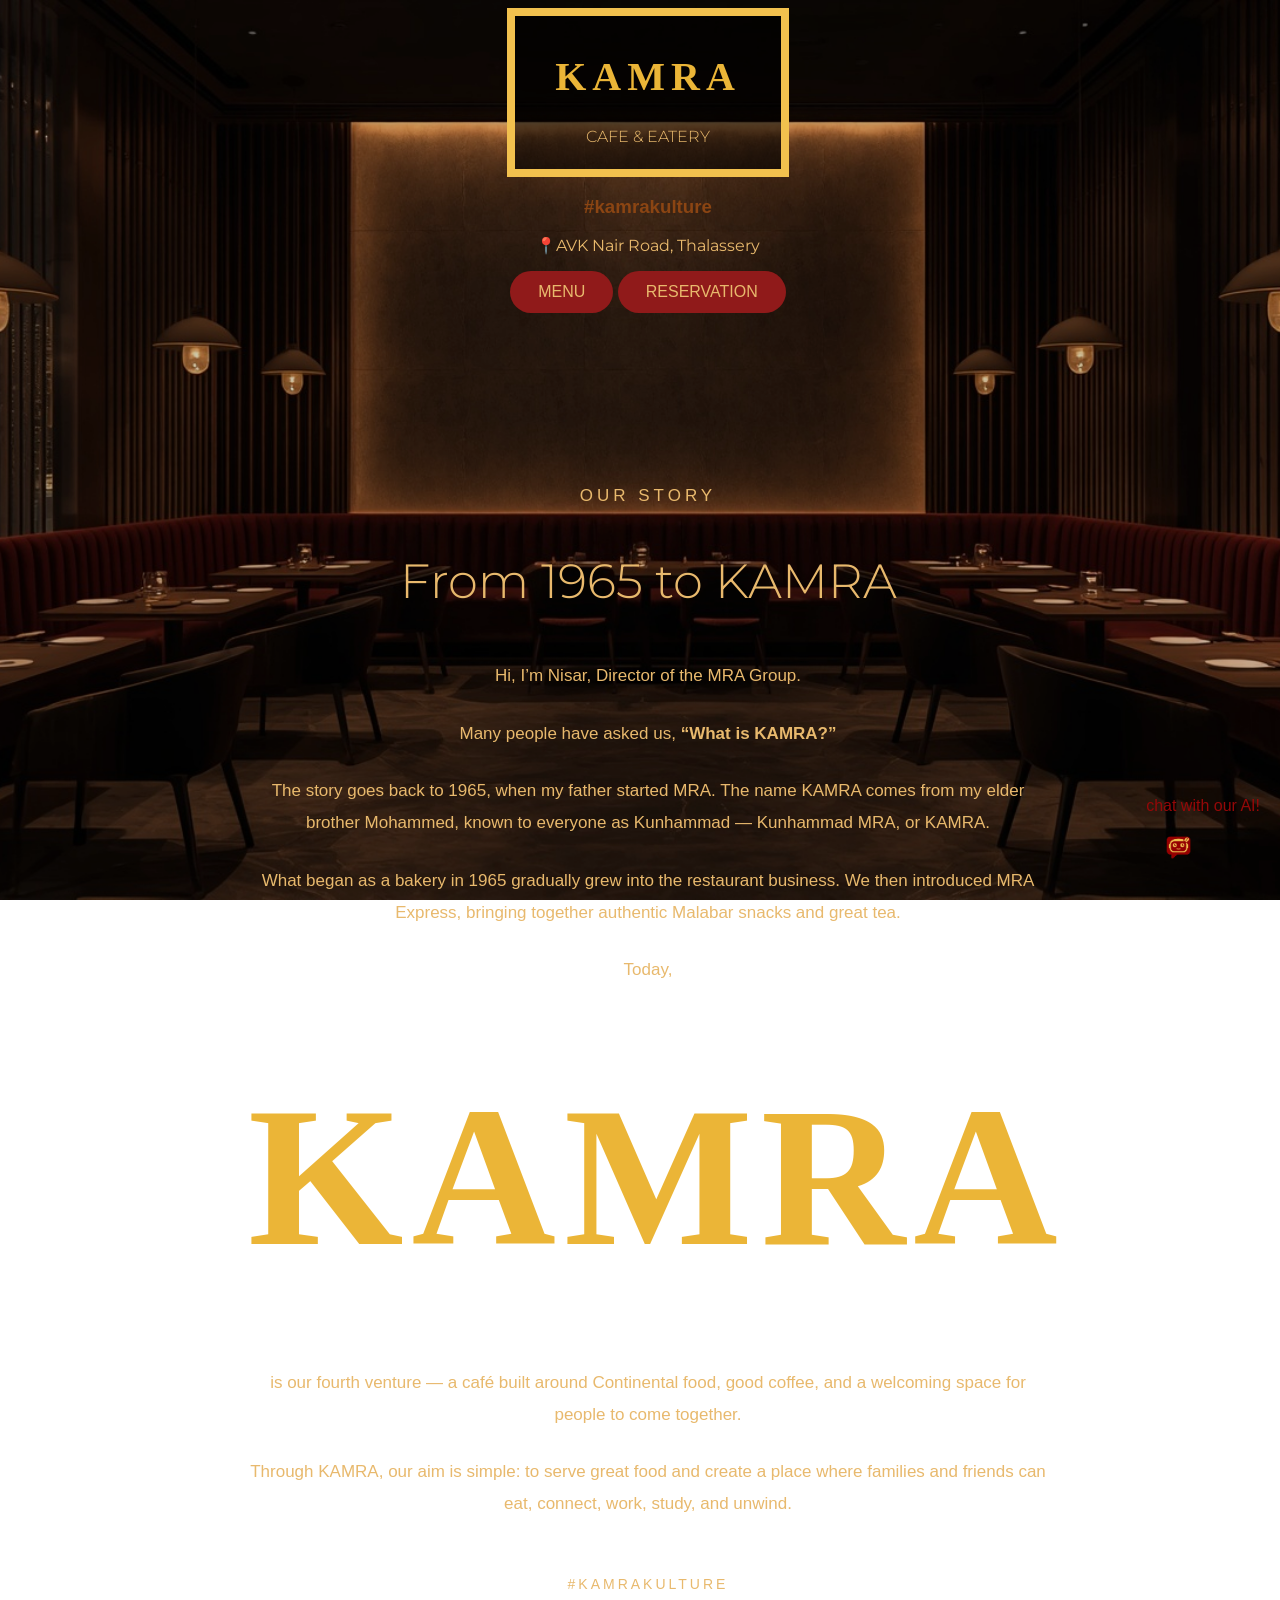
<file: index.html>
<!DOCTYPE html>
<head>
    <meta charset="UTF-8">
    <meta name="viewport" content="width=device-width, initial-scale=1.0">
    
    <link href="https://fonts.googleapis.com/css2?family=Anton&family=Montserrat:wght@400;500;600&display=swap" rel="stylesheet">
    <link rel="preconnect" href="https://fonts.googleapis.com">
    <link rel="preconnect" href="https://fonts.gstatic.com" crossorigin>
    <link rel="stylesheet" href="css/style.css">
    
    <title>
        KAMRA CAFE    
    </title>
</head>
<body>
    <div class="hero-text">
    <h1>
        KAMRA
    </h1>
    <h2>
        CAFE & EATERY
    </h2>
    </div>
    <h3>
        #kamrakulture
    </h3>
    <p>
       📍AVK Nair Road, Thalassery 
    </p>
    <div class="chat-widget">
    <div class = "text-box" id = "textbox"> chat with our AI! </div>
   
    <button class="chat-button" id="chatbutton">
        <img src="properties/chat3png.png" alt="Talk with us.">
    </button>
    
</div>

<button class="menu" id="menu">
        MENU
    </button>
<button class="reservation" id="reserve">
    RESERVATION
</button>    

<section class="our-story fade-in">
    <div class="story-content" >

        <p class="story-label ">OUR STORY</p>

        <h2>From 1965 to KAMRA</h2>

        <p>
            Hi, I’m Nisar, Director of the MRA Group.
        </p>

        <p>
            Many people have asked us, <strong>“What is KAMRA?”</strong>
        </p>

        <p>
            The story goes back to 1965, when my father started MRA.
            The name KAMRA comes from my elder brother Mohammed,
            known to everyone as Kunhammad — Kunhammad MRA, or KAMRA.
        </p>

        <p>
            What began as a bakery in 1965 gradually grew into the
            restaurant business. We then introduced MRA Express,
            bringing together authentic Malabar snacks and great tea.
        </p>

        <p>
            Today, <span class="kamra1">KAMRA</span>  is our fourth venture — a café built around
            Continental food, good coffee, and a welcoming space for
            people to come together.
        </p>

        <p>
            Through KAMRA, our aim is simple: to serve great food and
            create a place where families and friends can eat, connect,
            work, study, and unwind.
        </p>

        <span class="hashtag">#KAMRAKULTURE</span>

    </div>
</section>
<script src="script.js"></script>
</body>
</file>
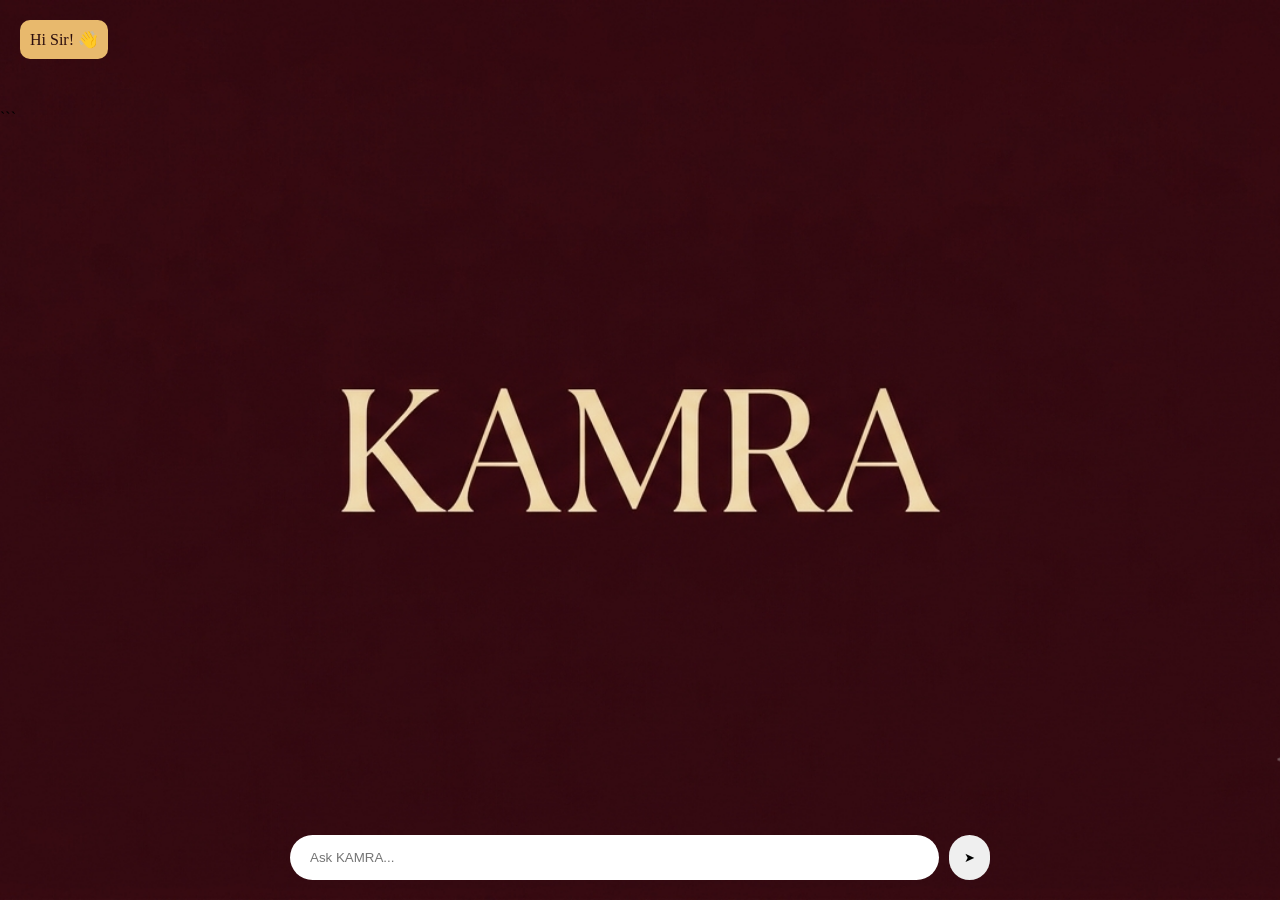
<file: chats.html>
<!DOCTYPE html>
<html lang="en">

<head>
    <meta charset="UTF-8">
    <meta name="viewport" content="width=device-width, initial-scale=1.0">

    <link href="https://fonts.googleapis.com/css2?family=Bebas+Neue&family=Montserrat:wght@400;500;600&display=swap" rel="stylesheet">

    <link rel="stylesheet" href="css/chat.css">

    <title>KAMRA Assistant</title>
</head>

<body>

    

        <div id="chat-box" class="chat-box">

    <div class="message bot">
        Hi Sir! 👋
    </div>
    
</div>

        <div class="input-area">

            <input
                type="text"
                id="userInput"
                placeholder="Ask KAMRA..."
                autocomplete="off"
            >

            <button id="sendButton">
                ➤
            </button>

        </div>

    </div>

    <script src="script.js"></script>

</body>

</html>
```
</file>
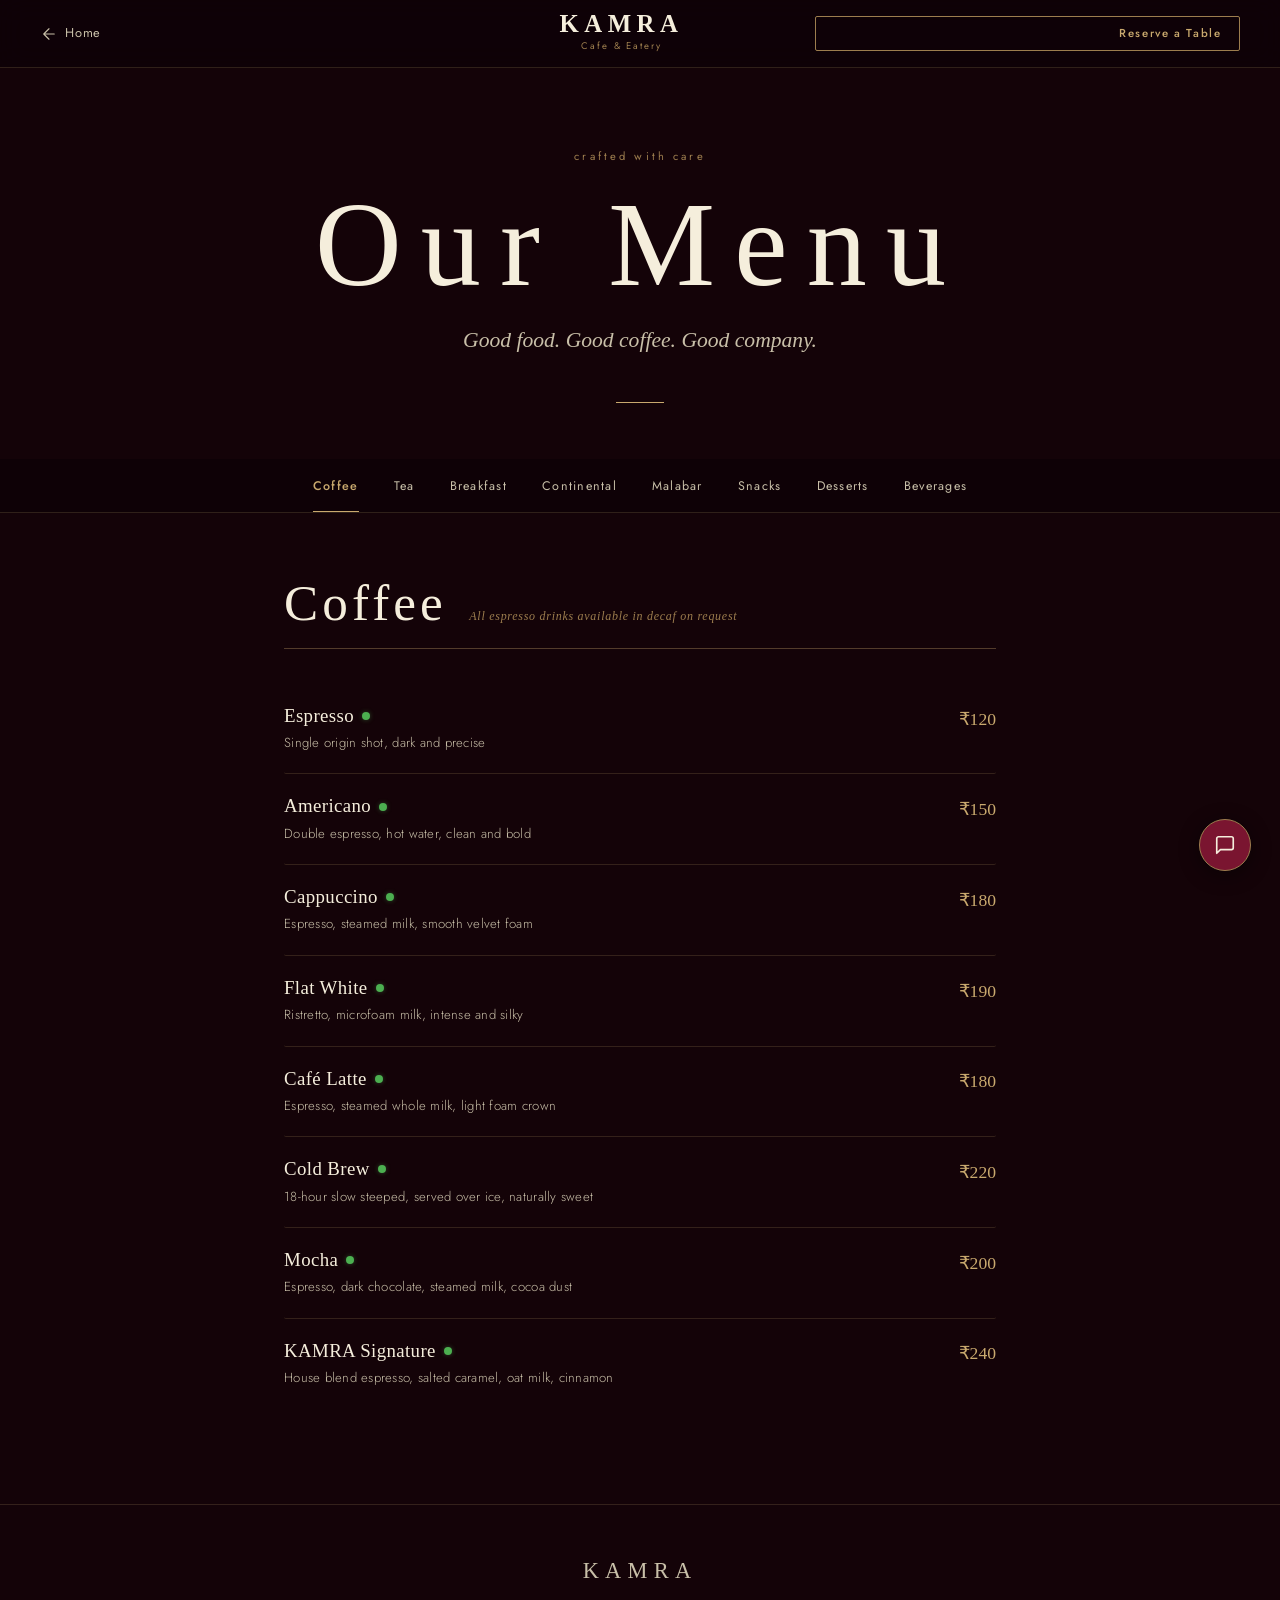
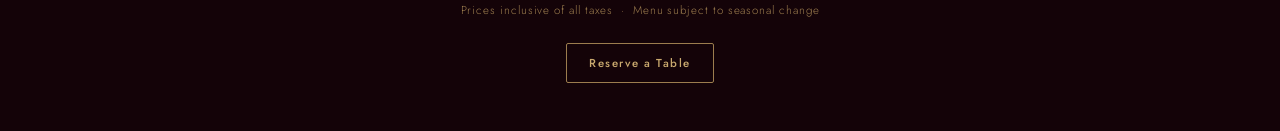
<file: menu.html>
<!DOCTYPE html>
<html lang="en">
<head>
  <meta charset="UTF-8"/>
  <meta name="viewport" content="width=device-width, initial-scale=1.0"/>
  <title>Menu — KAMRA Cafe & Eatery</title>
  <link rel="preconnect" href="https://fonts.googleapis.com"/>
  <link rel="preconnect" href="https://fonts.gstatic.com" crossorigin/>
  <link href="https://fonts.googleapis.com/css2?family=Cormorant+Garant:ital,wght@0,300;0,400;0,600;1,300;1,400&family=Jost:wght@300;400;500&display=swap" rel="stylesheet"/>
  <link rel="stylesheet" href="css/menu.css"/>
</head>
<body>

  <!-- HEADER -->
  <header class="site-header">
    <a href="index.html" class="back-link" aria-label="Back to home">
      <svg width="18" height="18" viewBox="0 0 24 24" fill="none" stroke="currentColor" stroke-width="1.5" stroke-linecap="round" stroke-linejoin="round" aria-hidden="true">
        <path d="M19 12H5M12 19l-7-7 7-7"/>
      </svg>
      <span>Home</span>
    </a>
    <div class="wordmark">
      <span class="wordmark-name">KAMRA</span>
      <span class="wordmark-sub">Cafe &amp; Eatery</span>
    </div>
    <a href="reservation.html" class="reserve-btn">Reserve a Table</a>
  </header>

  <!-- HERO -->
  <section class="menu-hero">
    <p class="hero-eyebrow">Crafted with care</p>
    <h1 class="hero-title">Our Menu</h1>
    <p class="hero-tagline">Good food. Good coffee. Good company.</p>
    <div class="hero-rule" aria-hidden="true"></div>
  </section>

  <!-- CATEGORY NAV -->
  <nav class="category-nav" aria-label="Menu categories">
    <div class="category-nav-inner">
      <button class="cat-btn active" data-target="coffee">Coffee</button>
      <button class="cat-btn" data-target="tea">Tea</button>
      <button class="cat-btn" data-target="breakfast">Breakfast</button>
      <button class="cat-btn" data-target="continental">Continental</button>
      <button class="cat-btn" data-target="malabar">Malabar</button>
      <button class="cat-btn" data-target="snacks">Snacks</button>
      <button class="cat-btn" data-target="desserts">Desserts</button>
      <button class="cat-btn" data-target="beverages">Beverages</button>
    </div>
  </nav>

  <!-- MENU CONTENT -->
  <main class="menu-main">

    <!-- COFFEE -->
    <section class="menu-section" id="coffee" data-section="coffee">
      <div class="section-header">
        <h2 class="section-title">Coffee</h2>
        <p class="section-note">All espresso drinks available in decaf on request</p>
      </div>
      <div class="menu-list">

        <div class="menu-item">
          <div class="item-info">
            <h3 class="item-name">Espresso <span class="veg-dot" title="Vegetarian" aria-label="Vegetarian"></span></h3>
            <p class="item-desc">Single origin shot, dark and precise</p>
          </div>
          <span class="item-price">₹120</span>
        </div>

        <div class="menu-item">
          <div class="item-info">
            <h3 class="item-name">Americano <span class="veg-dot" title="Vegetarian" aria-label="Vegetarian"></span></h3>
            <p class="item-desc">Double espresso, hot water, clean and bold</p>
          </div>
          <span class="item-price">₹150</span>
        </div>

        <div class="menu-item">
          <div class="item-info">
            <h3 class="item-name">Cappuccino <span class="veg-dot" title="Vegetarian" aria-label="Vegetarian"></span></h3>
            <p class="item-desc">Espresso, steamed milk, smooth velvet foam</p>
          </div>
          <span class="item-price">₹180</span>
        </div>

        <div class="menu-item">
          <div class="item-info">
            <h3 class="item-name">Flat White <span class="veg-dot" title="Vegetarian" aria-label="Vegetarian"></span></h3>
            <p class="item-desc">Ristretto, microfoam milk, intense and silky</p>
          </div>
          <span class="item-price">₹190</span>
        </div>

        <div class="menu-item">
          <div class="item-info">
            <h3 class="item-name">Café Latte <span class="veg-dot" title="Vegetarian" aria-label="Vegetarian"></span></h3>
            <p class="item-desc">Espresso, steamed whole milk, light foam crown</p>
          </div>
          <span class="item-price">₹180</span>
        </div>

        <div class="menu-item">
          <div class="item-info">
            <h3 class="item-name">Cold Brew <span class="veg-dot" title="Vegetarian" aria-label="Vegetarian"></span></h3>
            <p class="item-desc">18-hour slow steeped, served over ice, naturally sweet</p>
          </div>
          <span class="item-price">₹220</span>
        </div>

        <div class="menu-item">
          <div class="item-info">
            <h3 class="item-name">Mocha <span class="veg-dot" title="Vegetarian" aria-label="Vegetarian"></span></h3>
            <p class="item-desc">Espresso, dark chocolate, steamed milk, cocoa dust</p>
          </div>
          <span class="item-price">₹200</span>
        </div>

        <div class="menu-item">
          <div class="item-info">
            <h3 class="item-name">KAMRA Signature <span class="veg-dot" title="Vegetarian" aria-label="Vegetarian"></span></h3>
            <p class="item-desc">House blend espresso, salted caramel, oat milk, cinnamon</p>
          </div>
          <span class="item-price">₹240</span>
        </div>

      </div>
    </section>

    <!-- TEA -->
    <section class="menu-section hidden" id="tea" data-section="tea">
      <div class="section-header">
        <h2 class="section-title">Tea</h2>
        <p class="section-note">Loose leaf and whole spice</p>
      </div>
      <div class="menu-list">

        <div class="menu-item">
          <div class="item-info">
            <h3 class="item-name">Masala Chai <span class="veg-dot" title="Vegetarian" aria-label="Vegetarian"></span></h3>
            <p class="item-desc">Whole spices, ginger, cardamom, Assam tea, full cream milk</p>
          </div>
          <span class="item-price">₹120</span>
        </div>

        <div class="menu-item">
          <div class="item-info">
            <h3 class="item-name">Kashmiri Kahwa <span class="veg-dot" title="Vegetarian" aria-label="Vegetarian"></span></h3>
            <p class="item-desc">Green tea, saffron, rose petals, crushed almonds</p>
          </div>
          <span class="item-price">₹160</span>
        </div>

        <div class="menu-item">
          <div class="item-info">
            <h3 class="item-name">Darjeeling First Flush <span class="veg-dot" title="Vegetarian" aria-label="Vegetarian"></span></h3>
            <p class="item-desc">Light, floral, delicately muscatel — served without milk</p>
          </div>
          <span class="item-price">₹150</span>
        </div>

        <div class="menu-item">
          <div class="item-info">
            <h3 class="item-name">Chamomile &amp; Honey <span class="veg-dot" title="Vegetarian" aria-label="Vegetarian"></span></h3>
            <p class="item-desc">Dried chamomile flowers, wildflower honey, lemon</p>
          </div>
          <span class="item-price">₹140</span>
        </div>

        <div class="menu-item">
          <div class="item-info">
            <h3 class="item-name">Mint Green Tea <span class="veg-dot" title="Vegetarian" aria-label="Vegetarian"></span></h3>
            <p class="item-desc">Gunpowder green tea, fresh mint, light and refreshing</p>
          </div>
          <span class="item-price">₹130</span>
        </div>

      </div>
    </section>

    <!-- BREAKFAST -->
    <section class="menu-section hidden" id="breakfast" data-section="breakfast">
      <div class="section-header">
        <h2 class="section-title">Breakfast</h2>
        <p class="section-note">Served 8 am – 12 noon</p>
      </div>
      <div class="menu-list">

        <div class="menu-item">
          <div class="item-info">
            <h3 class="item-name">Egg Benedict <span class="non-veg-dot" title="Non-Vegetarian" aria-label="Non-Vegetarian"></span></h3>
            <p class="item-desc">Poached eggs, sourdough, smoked chicken, hollandaise</p>
          </div>
          <span class="item-price">₹380</span>
        </div>

        <div class="menu-item">
          <div class="item-info">
            <h3 class="item-name">Avocado Toast <span class="veg-dot" title="Vegetarian" aria-label="Vegetarian"></span></h3>
            <p class="item-desc">Multigrain toast, smashed avocado, feta, chilli flakes, microgreens</p>
          </div>
          <span class="item-price">₹320</span>
        </div>

        <div class="menu-item">
          <div class="item-info">
            <h3 class="item-name">French Toast <span class="veg-dot" title="Vegetarian" aria-label="Vegetarian"></span></h3>
            <p class="item-desc">Brioche, vanilla custard, berry compote, maple syrup</p>
          </div>
          <span class="item-price">₹290</span>
        </div>

        <div class="menu-item">
          <div class="item-info">
            <h3 class="item-name">Full Breakfast Plate <span class="non-veg-dot" title="Non-Vegetarian" aria-label="Non-Vegetarian"></span></h3>
            <p class="item-desc">Eggs your way, grilled tomato, mushroom, chicken sausage, toast</p>
          </div>
          <span class="item-price">₹450</span>
        </div>

        <div class="menu-item">
          <div class="item-info">
            <h3 class="item-name">Granola Bowl <span class="veg-dot" title="Vegetarian" aria-label="Vegetarian"></span></h3>
            <p class="item-desc">House granola, Greek yogurt, seasonal fruit, honey drizzle</p>
          </div>
          <span class="item-price">₹260</span>
        </div>

        <div class="menu-item">
          <div class="item-info">
            <h3 class="item-name">Pancake Stack <span class="veg-dot" title="Vegetarian" aria-label="Vegetarian"></span></h3>
            <p class="item-desc">Three buttermilk pancakes, salted butter, warm maple</p>
          </div>
          <span class="item-price">₹280</span>
        </div>

      </div>
    </section>

    <!-- CONTINENTAL -->
    <section class="menu-section hidden" id="continental" data-section="continental">
      <div class="section-header">
        <h2 class="section-title">Continental</h2>
        <p class="section-note">Served all day</p>
      </div>
      <div class="menu-list">

        <div class="menu-item">
          <div class="item-info">
            <h3 class="item-name">Pasta Arrabbiata <span class="veg-dot" title="Vegetarian" aria-label="Vegetarian"></span></h3>
            <p class="item-desc">Penne, San Marzano tomato, garlic, chilli, fresh basil</p>
          </div>
          <span class="item-price">₹350</span>
        </div>

        <div class="menu-item">
          <div class="item-info">
            <h3 class="item-name">Chicken Alfredo <span class="non-veg-dot" title="Non-Vegetarian" aria-label="Non-Vegetarian"></span></h3>
            <p class="item-desc">Fettuccine, grilled chicken, cream, parmesan, black pepper</p>
          </div>
          <span class="item-price">₹420</span>
        </div>

        <div class="menu-item">
          <div class="item-info">
            <h3 class="item-name">Mushroom Risotto <span class="veg-dot" title="Vegetarian" aria-label="Vegetarian"></span></h3>
            <p class="item-desc">Arborio rice, wild mushroom, white wine, truffle oil, parmesan</p>
          </div>
          <span class="item-price">₹390</span>
        </div>

        <div class="menu-item">
          <div class="item-info">
            <h3 class="item-name">Club Sandwich <span class="non-veg-dot" title="Non-Vegetarian" aria-label="Non-Vegetarian"></span></h3>
            <p class="item-desc">Triple decker, chicken, egg, lettuce, tomato, fries</p>
          </div>
          <span class="item-price">₹340</span>
        </div>

        <div class="menu-item">
          <div class="item-info">
            <h3 class="item-name">Margherita Pizza <span class="veg-dot" title="Vegetarian" aria-label="Vegetarian"></span></h3>
            <p class="item-desc">10-inch thin crust, San Marzano, mozzarella, fresh basil</p>
          </div>
          <span class="item-price">₹380</span>
        </div>

        <div class="menu-item">
          <div class="item-info">
            <h3 class="item-name">Caesar Salad <span class="veg-dot" title="Vegetarian" aria-label="Vegetarian"></span></h3>
            <p class="item-desc">Romaine, house Caesar dressing, croutons, parmesan shavings</p>
          </div>
          <span class="item-price">₹280</span>
        </div>

      </div>
    </section>

    <!-- MALABAR -->
    <section class="menu-section hidden" id="malabar" data-section="malabar">
      <div class="section-header">
        <h2 class="section-title">Malabar</h2>
        <p class="section-note">Kerala's coastal pantry, on the plate</p>
      </div>
      <div class="menu-list">

        <div class="menu-item">
          <div class="item-info">
            <h3 class="item-name">Malabar Parotta &amp; Beef Curry <span class="non-veg-dot" title="Non-Vegetarian" aria-label="Non-Vegetarian"></span></h3>
            <p class="item-desc">Flaky layered parotta, slow-cooked Kerala beef, coconut gravy</p>
          </div>
          <span class="item-price">₹360</span>
        </div>

        <div class="menu-item">
          <div class="item-info">
            <h3 class="item-name">Kallumakkaya Ularthiyathu <span class="non-veg-dot" title="Non-Vegetarian" aria-label="Non-Vegetarian"></span></h3>
            <p class="item-desc">Mussels stir-fried with coconut, shallots, curry leaf</p>
          </div>
          <span class="item-price">₹320</span>
        </div>

        <div class="menu-item">
          <div class="item-info">
            <h3 class="item-name">Puttu &amp; Kadala <span class="veg-dot" title="Vegetarian" aria-label="Vegetarian"></span></h3>
            <p class="item-desc">Steamed rice puttu, black chickpea curry, coconut milk</p>
          </div>
          <span class="item-price">₹220</span>
        </div>

        <div class="menu-item">
          <div class="item-info">
            <h3 class="item-name">Fish Moilee <span class="non-veg-dot" title="Non-Vegetarian" aria-label="Non-Vegetarian"></span></h3>
            <p class="item-desc">Pearl spot in light coconut milk, turmeric, green chilli, appam</p>
          </div>
          <span class="item-price">₹420</span>
        </div>

        <div class="menu-item">
          <div class="item-info">
            <h3 class="item-name">Thalassery Dum Biryani <span class="non-veg-dot" title="Non-Vegetarian" aria-label="Non-Vegetarian"></span></h3>
            <p class="item-desc">Kaima rice, chicken, whole spices, fried onion, raita</p>
          </div>
          <span class="item-price">₹480</span>
        </div>

        <div class="menu-item">
          <div class="item-info">
            <h3 class="item-name">Unnakkai <span class="non-veg-dot" title="Non-Vegetarian" aria-label="Non-Vegetarian"></span></h3>
            <p class="item-desc">Fried plantain dumplings, prawn &amp; coconut filling</p>
          </div>
          <span class="item-price">₹240</span>
        </div>

      </div>
    </section>

    <!-- SNACKS -->
    <section class="menu-section hidden" id="snacks" data-section="snacks">
      <div class="section-header">
        <h2 class="section-title">Snacks</h2>
        <p class="section-note">Perfect with a coffee, any hour</p>
      </div>
      <div class="menu-list">

        <div class="menu-item">
          <div class="item-info">
            <h3 class="item-name">Masala Fries <span class="veg-dot" title="Vegetarian" aria-label="Vegetarian"></span></h3>
            <p class="item-desc">Crispy fries, chaat masala, lime, coriander chutney</p>
          </div>
          <span class="item-price">₹180</span>
        </div>

        <div class="menu-item">
          <div class="item-info">
            <h3 class="item-name">Chicken Wings <span class="non-veg-dot" title="Non-Vegetarian" aria-label="Non-Vegetarian"></span></h3>
            <p class="item-desc">Six crispy wings, smoky chipotle glaze, blue cheese dip</p>
          </div>
          <span class="item-price">₹320</span>
        </div>

        <div class="menu-item">
          <div class="item-info">
            <h3 class="item-name">Bruschetta <span class="veg-dot" title="Vegetarian" aria-label="Vegetarian"></span></h3>
            <p class="item-desc">Sourdough, heritage tomato, basil oil, shaved parmesan</p>
          </div>
          <span class="item-price">₹220</span>
        </div>

        <div class="menu-item">
          <div class="item-info">
            <h3 class="item-name">Cheese Quesadilla <span class="veg-dot" title="Vegetarian" aria-label="Vegetarian"></span></h3>
            <p class="item-desc">Cheddar, jalapeño, sour cream, salsa</p>
          </div>
          <span class="item-price">₹260</span>
        </div>

        <div class="menu-item">
          <div class="item-info">
            <h3 class="item-name">Hummus &amp; Pita <span class="veg-dot" title="Vegetarian" aria-label="Vegetarian"></span></h3>
            <p class="item-desc">House hummus, warm pita, olive oil, za'atar, olives</p>
          </div>
          <span class="item-price">₹240</span>
        </div>

        <div class="menu-item">
          <div class="item-info">
            <h3 class="item-name">KAMRA Charcuterie <span class="non-veg-dot" title="Non-Vegetarian" aria-label="Non-Vegetarian"></span></h3>
            <p class="item-desc">Chef's selection of cured meats, cheese, fig preserve, crackers</p>
          </div>
          <span class="item-price">₹580</span>
        </div>

      </div>
    </section>

    <!-- DESSERTS -->
    <section class="menu-section hidden" id="desserts" data-section="desserts">
      <div class="section-header">
        <h2 class="section-title">Desserts</h2>
        <p class="section-note">Baked in-house, daily</p>
      </div>
      <div class="menu-list">

        <div class="menu-item">
          <div class="item-info">
            <h3 class="item-name">Dark Chocolate Fondant <span class="veg-dot" title="Vegetarian" aria-label="Vegetarian"></span></h3>
            <p class="item-desc">Warm bittersweet center, vanilla bean ice cream, cocoa dust</p>
          </div>
          <span class="item-price">₹280</span>
        </div>

        <div class="menu-item">
          <div class="item-info">
            <h3 class="item-name">Tiramisu <span class="veg-dot" title="Vegetarian" aria-label="Vegetarian"></span></h3>
            <p class="item-desc">Espresso-soaked ladyfinger, mascarpone, dark chocolate</p>
          </div>
          <span class="item-price">₹260</span>
        </div>

        <div class="menu-item">
          <div class="item-info">
            <h3 class="item-name">New York Cheesecake <span class="veg-dot" title="Vegetarian" aria-label="Vegetarian"></span></h3>
            <p class="item-desc">Dense baked cheesecake, Biscoff crust, blueberry compote</p>
          </div>
          <span class="item-price">₹270</span>
        </div>

        <div class="menu-item">
          <div class="item-info">
            <h3 class="item-name">Crème Brûlée <span class="veg-dot" title="Vegetarian" aria-label="Vegetarian"></span></h3>
            <p class="item-desc">Classic vanilla custard, torched sugar crust, fresh berries</p>
          </div>
          <span class="item-price">₹290</span>
        </div>

        <div class="menu-item">
          <div class="item-info">
            <h3 class="item-name">Gulab Jamun Ice Cream <span class="veg-dot" title="Vegetarian" aria-label="Vegetarian"></span></h3>
            <p class="item-desc">Two warm jamun, saffron ice cream, rose petal, pistachio</p>
          </div>
          <span class="item-price">₹220</span>
        </div>

      </div>
    </section>

    <!-- BEVERAGES -->
    <section class="menu-section hidden" id="beverages" data-section="beverages">
      <div class="section-header">
        <h2 class="section-title">Beverages</h2>
        <p class="section-note">Cold, fresh, house-made</p>
      </div>
      <div class="menu-list">

        <div class="menu-item">
          <div class="item-info">
            <h3 class="item-name">Watermelon Mint Cooler <span class="veg-dot" title="Vegetarian" aria-label="Vegetarian"></span></h3>
            <p class="item-desc">Fresh watermelon juice, mint, lime, sea salt</p>
          </div>
          <span class="item-price">₹180</span>
        </div>

        <div class="menu-item">
          <div class="item-info">
            <h3 class="item-name">Virgin Mojito <span class="veg-dot" title="Vegetarian" aria-label="Vegetarian"></span></h3>
            <p class="item-desc">Lime, mint, sugar, soda, crushed ice</p>
          </div>
          <span class="item-price">₹160</span>
        </div>

        <div class="menu-item">
          <div class="item-info">
            <h3 class="item-name">Mango Lassi <span class="veg-dot" title="Vegetarian" aria-label="Vegetarian"></span></h3>
            <p class="item-desc">Alphonso mango, chilled yogurt, cardamom, saffron</p>
          </div>
          <span class="item-price">₹190</span>
        </div>

        <div class="menu-item">
          <div class="item-info">
            <h3 class="item-name">Lemonade <span class="veg-dot" title="Vegetarian" aria-label="Vegetarian"></span></h3>
            <p class="item-desc">Fresh-squeezed, house simple syrup, still or sparkling</p>
          </div>
          <span class="item-price">₹150</span>
        </div>

        <div class="menu-item">
          <div class="item-info">
            <h3 class="item-name">Cold Coffee <span class="veg-dot" title="Vegetarian" aria-label="Vegetarian"></span></h3>
            <p class="item-desc">Blended espresso, milk, vanilla, crushed ice</p>
          </div>
          <span class="item-price">₹200</span>
        </div>

        <div class="menu-item">
          <div class="item-info">
            <h3 class="item-name">Rose Sharbat <span class="veg-dot" title="Vegetarian" aria-label="Vegetarian"></span></h3>
            <p class="item-desc">House rose syrup, chilled milk, basil seeds, cardamom</p>
          </div>
          <span class="item-price">₹170</span>
        </div>

      </div>
    </section>

  </main>

  <!-- FOOTER -->
  <footer class="site-footer">
    <div class="footer-wordmark">KAMRA</div>
    <p class="footer-note">Prices inclusive of all taxes &nbsp;·&nbsp; Menu subject to seasonal change</p>
    <a href="reservation.html" class="footer-reserve">Reserve a Table</a>
  </footer>

  <!-- CHAT BUTTON (existing) -->
  <button id="chatbutton" aria-label="Open chat">
    <svg width="22" height="22" viewBox="0 0 24 24" fill="none" stroke="currentColor" stroke-width="1.8" stroke-linecap="round" stroke-linejoin="round" aria-hidden="true">
      <path d="M21 15a2 2 0 01-2 2H7l-4 4V5a2 2 0 012-2h14a2 2 0 012 2z"/>
    </svg>
  </button>

  <script src="menu.js"></script>
</body>
</html>
</file>
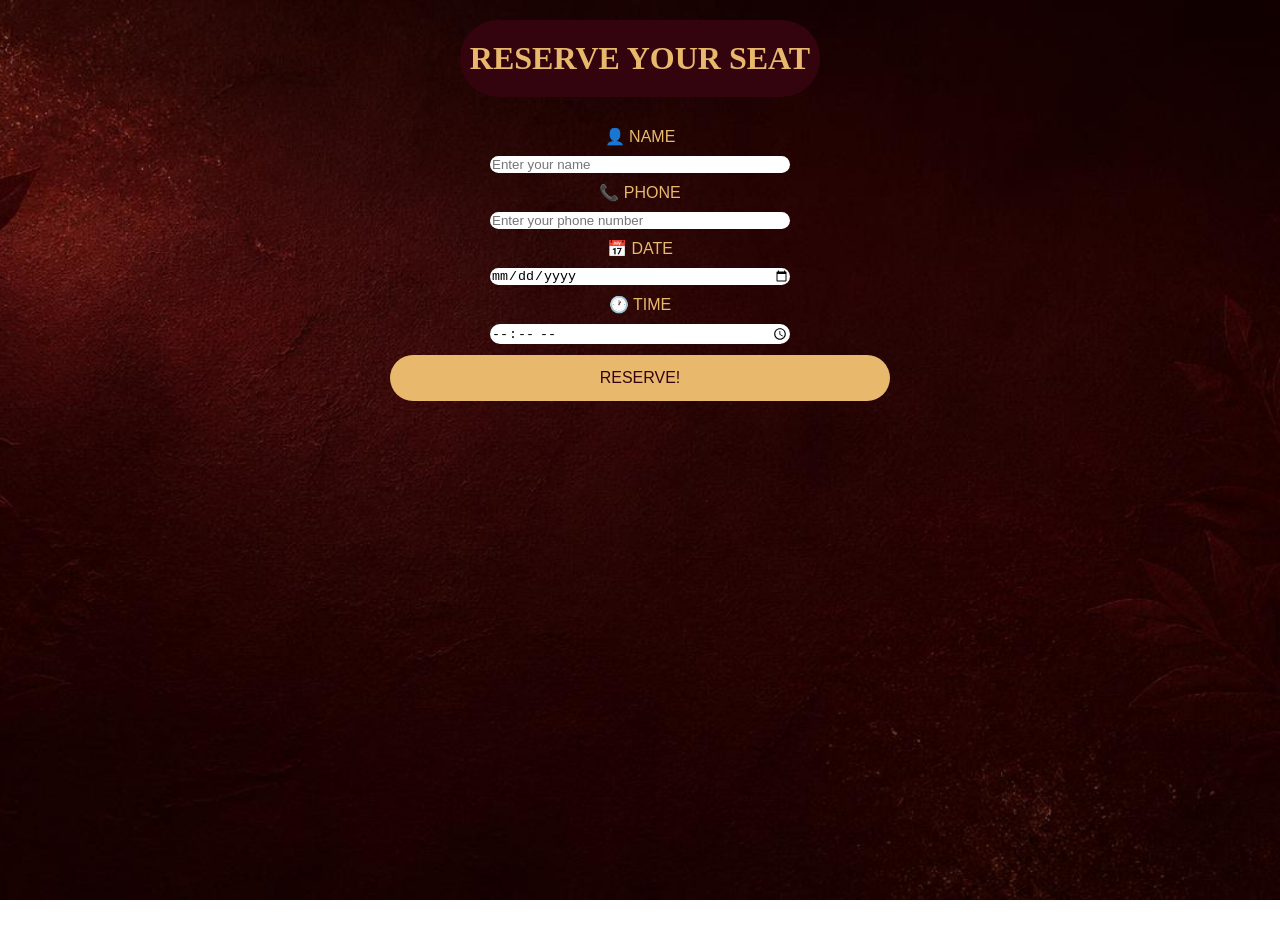
<file: reservation.html>
<head>
    <meta charset="UTF-8">
    <meta name="viewport" content="width=device-width, initial-scale=1.0">
    
    <link href="https://fonts.googleapis.com/css2?family=Anton&family=Montserrat:wght@400;500;600&display=swap" rel="stylesheet">
    <link rel="preconnect" href="https://fonts.googleapis.com">
    <link rel="preconnect" href="https://fonts.gstatic.com" crossorigin>
    <link rel="stylesheet" href="css/reserve.css">
    
    <title>
        KAMRA RESERVATION
    </title>
</head>
<body>                          
    <h1>
        RESERVE YOUR SEAT 
    </h1>
    <form class="reservation-form" id="revform">

    <label for="name">👤 NAME</label>
    <input type="text" id="name" placeholder="Enter your name">

    <label for="phone">📞 PHONE</label>
    <input type="tel" id="phone" placeholder="Enter your phone number">

    <label for="date">📅 DATE</label>
    <input type="date" id="date">

    <label for="time">🕐 TIME</label>
    <input type="time" id="time">
    <button class="submitbutton" id="submit">
        RESERVE!
    </button>
</form>
     
    <script src="reserve.js">
        
    </script>
</body>
</file>
<file: css/style.css>
body {
    background-image: url("../properties/newbg.jpg");
    background-size: cover;
    background-repeat: no-repeat;
    background-position: center;
    background-attachment: fixed;
    min-height: 100vh;
    color: #e8b96d;
    font-family: 'DM Sans', sans-serif;
    text-align: center;
}
@media (max-width: 600px) {
    body {
        background-position: left center;
        background-size: auto 100vh;
    }
}
body::before {
    content: "";
    position: fixed;
    inset: 0;
    background: rgba(0, 0, 0, 0.2);
    z-index: -1;
    pointer-events: none;
}


h1 {
    font-family: "Bebas Neue";
    font-size: 40px;
    font-weight: 700;
    letter-spacing: 6px;
    color: #ebb537;
}

h2 {
    font-family: "Montserrat" ;
    font-size: 16px;
    font-weight: 300;
}

h3 {
    color: #8b4513;
    font-family: 'Lucida Sans', 'Lucida Sans Regular', 'Lucida Grande', 'Lucida Sans Unicode', Geneva, Verdana, sans-serif;
}

p {
    font-family: "Montserrat" ;
}

.hero-text {
    display: inline-block;
    padding: 10px 40px;
    border: 8px solid #F2C14E;
    background: rgba(0, 0, 0, 0.6);
}

.chat-widget {
    position: fixed;
    right: 20px;
    bottom: 20px;
    z-index: 9999;
    user-select: none;
}

.chat-button {
    width: 65px;
    height: 65px;
    border: none;
    border-radius: 50%;
    background: transparent;
    display: flex;
    align-items: center;
    justify-content: center;
    padding: 0;
    cursor: pointer;
    position: relative;
    z-index: 10000;
}

.chat-button img {
    width: 100%;
    height: 100%;
    object-fit: contain;
    pointer-events: none;
    user-select: none;
}

.text-box {
    color: #940808;
    font-family: 'Franklin Gothic Medium', 'Arial Narrow', Arial, sans-serif;
}
.menu{
    border: none;
    border-radius: 50px;
    cursor: pointer;
    padding: 12px 28px;

    
    
    
    font-family: 'Franklin Gothic Medium', 'Arial Narrow', Arial, sans-serif;
    font-size: medium;
    background-color: #901a1a;
    color: #e8b96d;

}
.reservation{
    border: none;
    border-radius: 50px;
    cursor: pointer;
    padding: 12px 28px;

    
    
    
    font-family: 'Franklin Gothic Medium', 'Arial Narrow', Arial, sans-serif;
    font-size: medium;
    background-color: #901a1a;
    color: #e8b96d;
} 
h4{
    margin: left auto;
    font-family: 'Franklin Gothic Medium', 'Arial Narrow', Arial, sans-serif;
    

}
.our-story {
    padding: 150px 20px;
}

.story-content {
    max-width: 800px;
    margin: 0 auto;
    text-align: center;
}

.story-label {
    font-size: 14px;
    letter-spacing: 4px;
    margin-bottom: 25px;
}

.story-content h2 {
    font-size: 48px;
    margin-bottom: 50px;
}

.story-content p {
    font-size: 17px;
    line-height: 1.9;
    margin-bottom: 25px;
    font-family: 'Lucida Sans', 'Lucida Sans Regular', 'Lucida Grande', 'Lucida Sans Unicode', Geneva, Verdana, sans-serif;
}

.hashtag {
    display: inline-block;
    margin-top: 30px;
    letter-spacing: 3px;
    font-size: 14px;
}
@media (max-width: 600px) {

    .our-story {
        padding: 100px 20px;
    }

    .story-content h2 {
        font-size: 34px;
    }

    .story-content p {
        font-size: 15px;
        line-height: 1.8;
    }

}
.kamra1{
   
    font-family: "Cormorant Garamond", serif;
    color: #ebb537;
    font-size: 200px;
    font-weight: 600;
    letter-spacing: 8px;
    text-transform: uppercase;
    max-width: 600px;
    display: flex;
}

.fade-in {
    opacity: 0;
    transform: translateY(40px);
    transition: opacity 1s ease, transform 1s ease;
}

.fade-in.show {
    opacity: 1;
    transform: translateY(0);
}
@media (max-width: 600px) {

    body {
        background-position: center top;
        background-size: cover;
        background-attachment: scroll;
        overflow-x: hidden;
    }

    .hero-text {
        width: calc(100% - 30px);
        padding: 20px 10px;
        border-width: 4px;
        margin-top: 30px;
    }

    h1 {
        font-size: 48px;
        letter-spacing: 4px;
        margin: 0;
    }

    h2 {
        font-size: 14px;
        margin: 5px 0;
    }

    h3 {
        font-size: 14px;
    }

    body > p {
        font-size: 13px;
        padding: 0 15px;
    }

    .menu,
    .reservation {
        padding: 10px 20px;
        font-size: 14px;
        margin: 5px;
    }

    .chat-widget {
        right: 15px;
        bottom: 15px;
    }

    .chat-button {
        width: 58px;
        height: 58px;
    }

    .text-box {
        font-size: 12px;
    }

    .our-story {
        padding: 90px 20px;
    }

    .story-content {
        width: 100%;
        max-width: 100%;
    }

    .story-label {
        font-size: 12px;
        letter-spacing: 3px;
    }

    .story-content h2 {
        font-size: 32px;
        line-height: 1.2;
        margin-bottom: 35px;
    }

    .story-content p {
        font-size: 15px;
        line-height: 1.7;
        margin-bottom: 22px;
    }

    .kamra1 {
        font-size: 22px;
        letter-spacing: 2px;
        display: inline;
    }

    .hashtag {
        font-size: 12px;
        letter-spacing: 2px;
    }
}
html,
body {
    width: 100%;
    max-width: 100%;
    overflow-x: hidden;
}

* {
    box-sizing: border-box;
}
</file>
<file: css/chat.css>
* {
    box-sizing: border-box;
}

html,
body {
    margin: 0;
    padding: 0;
    width: 100%;
    min-height: 100%;
}

body {
    background-image: url("../properties/bg3png.png");
    background-size: cover;
    background-position: center center;
    background-repeat: no-repeat;
    background-attachment: fixed;
    min-height: 100vh;
}

/* Chat input */
.input-area {
    position: fixed;
    bottom: 20px;
    left: 50%;
    transform: translateX(-50%);

    font-family: 'Franklin Gothic Medium', sans-serif;

    width: calc(100% - 40px);
    max-width: 700px;

    display: flex;
    align-items: center;
    gap: 10px;
}

.input-area input {
    flex: 1;
    border: none;
    border-radius: 50px;
    padding: 15px 20px;
    outline: none;
}

.input-area button {
    padding: 15px 15px;
    border: none;
    border-radius: 50px;
    cursor: pointer;
}

/* Chat */
.chat-box {
    padding: 20px;
}

.message {
    padding: 12px 16px;
    border-radius: 15px;
    width: fit-content;
    max-width: 70%;
}

/* KAMRA */
.bot {
    background: #e8b96d;
    color: #2b0d0d;
    margin-right: auto;
    margin-bottom: 30px;
    border-radius: 10px;
    padding: 10px 10px;
    width: fit-content;
}

/* User */
.messag {
    background-color: #ffaf2e;
    color: #2b0d0d;
    padding: 12px 16px;
    border-radius: 15px;
    width: fit-content;
    max-width: 70%;
    margin-left: auto;
    margin-bottom: 30px;
}

/* Mobile */
@media (max-width: 600px) {

    .input-area {
        width: calc(100% - 24px);
        bottom: 12px;
    }

    body {
        background-position: center top;
    }

    .message {
        max-width: 80%;
    }
}
</file>
<file: css/menu.css>
/* ============================================
   KAMRA Cafe & Eatery — menu.css
   Place this file at: css/menu.css
   ============================================ */

/* ── Reset & base ── */
*, *::before, *::after {
  box-sizing: border-box;
  margin: 0;
  padding: 0;
}

:root {
  --bg:          #140308;
  --bg-card:     #1e0610;
  --bg-section:  #190409;
  --gold:        #c9a96e;
  --gold-muted:  #9c7d4e;
  --cream:       #f5eedc;
  --cream-dim:   #c8bfa8;
  --burgundy:    #7a1530;
  --veg:         #4caf50;
  --nonveg:      #c0392b;
  --rule:        rgba(201,169,110,0.18);
  --rule-strong: rgba(201,169,110,0.35);
  --header-h:    68px;
}

html {
  scroll-behavior: smooth;
  overflow-x: hidden;
}

body {
  background-color: var(--bg);
  color: var(--cream);
  font-family: 'Jost', sans-serif;
  font-weight: 300;
  line-height: 1.6;
  overflow-x: hidden;
  -webkit-font-smoothing: antialiased;
}

/* ── Typography helpers ── */
.serif { font-family: 'Cormorant Garant', serif; }

/* ── HEADER ── */
.site-header {
  position: fixed;
  top: 0; left: 0; right: 0;
  z-index: 100;
  height: var(--header-h);
  display: flex;
  align-items: center;
  justify-content: space-between;
  padding: 0 2.5rem;
  background: rgba(14, 2, 7, 0.88);
  backdrop-filter: blur(14px);
  -webkit-backdrop-filter: blur(14px);
  border-bottom: 1px solid var(--rule);
}

.back-link {
  display: flex;
  align-items: center;
  gap: 0.45rem;
  color: var(--cream-dim);
  text-decoration: none;
  font-size: 0.8rem;
  letter-spacing: 0.06em;
  font-weight: 400;
  transition: color 0.25s;
  flex: 1;
}
.back-link:hover { color: var(--gold); }
.back-link svg { flex-shrink: 0; }

.wordmark {
  display: flex;
  flex-direction: column;
  align-items: center;
  flex: 1;
  text-align: center;
}
.wordmark-name {
  font-family: 'Cormorant Garant', serif;
  font-size: 1.55rem;
  font-weight: 600;
  letter-spacing: 0.22em;
  color: var(--cream);
  line-height: 1;
}
.wordmark-sub {
  font-size: 0.6rem;
  letter-spacing: 0.2em;
  color: var(--gold-muted);
  font-weight: 400;
  margin-top: 2px;
}

.reserve-btn {
  flex: 1;
  text-align: right;
  display: inline-block;
  font-size: 0.72rem;
  letter-spacing: 0.14em;
  font-weight: 500;
  color: var(--gold);
  text-decoration: none;
  border: 1px solid var(--gold-muted);
  padding: 0.45rem 1.1rem;
  border-radius: 2px;
  transition: background 0.25s, color 0.25s;
  white-space: nowrap;
  margin-left: auto;
  width: fit-content;
}
.reserve-btn:hover {
  background: var(--gold);
  color: var(--bg);
}

/* ── HERO ── */
.menu-hero {
  padding-top: calc(var(--header-h) + 5rem);
  padding-bottom: 3.5rem;
  text-align: center;
  opacity: 0;
  transform: translateY(18px);
  animation: fadeUp 0.9s cubic-bezier(0.22,1,0.36,1) 0.15s forwards;
}

.hero-eyebrow {
  font-size: 0.7rem;
  letter-spacing: 0.28em;
  color: var(--gold-muted);
  font-weight: 400;
  margin-bottom: 1.2rem;
  text-transform: lowercase;
}

.hero-title {
  font-family: 'Cormorant Garant', serif;
  font-size: clamp(3.8rem, 10vw, 7.5rem);
  font-weight: 300;
  letter-spacing: 0.16em;
  color: var(--cream);
  line-height: 1;
  margin-bottom: 1.1rem;
}

.hero-tagline {
  font-family: 'Cormorant Garant', serif;
  font-style: italic;
  font-size: clamp(1rem, 2.5vw, 1.35rem);
  color: var(--cream-dim);
  font-weight: 300;
  margin-bottom: 2.8rem;
}

.hero-rule {
  width: 48px;
  height: 1px;
  background: var(--gold);
  margin: 0 auto;
}

/* ── CATEGORY NAV ── */
.category-nav {
  position: sticky;
  top: var(--header-h);
  z-index: 90;
  background: rgba(14, 2, 7, 0.95);
  backdrop-filter: blur(12px);
  -webkit-backdrop-filter: blur(12px);
  border-bottom: 1px solid var(--rule);
  padding: 0 1rem;
}

.category-nav-inner {
  display: flex;
  gap: 0;
  overflow-x: auto;
  -webkit-overflow-scrolling: touch;
  scrollbar-width: none;
  max-width: 960px;
  margin: 0 auto;
  justify-content: center;
}
.category-nav-inner::-webkit-scrollbar { display: none; }

.cat-btn {
  background: none;
  border: none;
  color: var(--cream-dim);
  font-family: 'Jost', sans-serif;
  font-size: 0.78rem;
  font-weight: 400;
  letter-spacing: 0.1em;
  padding: 1.1rem 1.1rem;
  cursor: pointer;
  white-space: nowrap;
  position: relative;
  transition: color 0.25s;
  flex-shrink: 0;
}
.cat-btn::after {
  content: '';
  position: absolute;
  bottom: 0; left: 1.1rem; right: 1.1rem;
  height: 1.5px;
  background: var(--gold);
  transform: scaleX(0);
  transform-origin: center;
  transition: transform 0.3s cubic-bezier(0.22,1,0.36,1);
}
.cat-btn:hover { color: var(--cream); }
.cat-btn.active {
  color: var(--gold);
  font-weight: 500;
}
.cat-btn.active::after { transform: scaleX(1); }

/* ── MENU MAIN ── */
.menu-main {
  max-width: 760px;
  margin: 0 auto;
  padding: 0 1.5rem 6rem;
}

/* ── MENU SECTION ── */
.menu-section {
  padding-top: 4rem;
}
.menu-section.hidden {
  display: none;
}

.section-header {
  display: flex;
  align-items: baseline;
  gap: 1.4rem;
  margin-bottom: 2.2rem;
  padding-bottom: 1.2rem;
  border-bottom: 1px solid var(--rule-strong);
}

.section-title {
  font-family: 'Cormorant Garant', serif;
  font-size: clamp(2rem, 6vw, 3.2rem);
  font-weight: 300;
  letter-spacing: 0.08em;
  color: var(--cream);
  line-height: 1;
  flex-shrink: 0;
}

.section-note {
  font-size: 0.75rem;
  color: var(--gold-muted);
  letter-spacing: 0.06em;
  font-style: italic;
  font-family: 'Cormorant Garant', serif;
  padding-top: 0.2rem;
}

/* ── MENU LIST & ITEMS ── */
.menu-list {
  display: flex;
  flex-direction: column;
}

.menu-item {
  display: flex;
  justify-content: space-between;
  align-items: flex-start;
  gap: 1.5rem;
  padding: 1.25rem 0;
  border-bottom: 1px solid var(--rule);
  cursor: default;
  transition: background 0.2s;
  border-radius: 2px;
}
.menu-item:last-child { border-bottom: none; }

.menu-item:hover {
  padding-left: 0.5rem;
  padding-right: 0.5rem;
  margin-left: -0.5rem;
  margin-right: -0.5rem;
  background: rgba(201,169,110,0.04);
}

.item-info {
  flex: 1;
  min-width: 0;
}

.item-name {
  font-family: 'Cormorant Garant', serif;
  font-size: 1.18rem;
  font-weight: 400;
  color: var(--cream);
  letter-spacing: 0.02em;
  line-height: 1.3;
  display: flex;
  align-items: center;
  gap: 0.5rem;
  flex-wrap: wrap;
}

.item-desc {
  font-size: 0.82rem;
  color: var(--cream-dim);
  font-weight: 300;
  margin-top: 0.3rem;
  line-height: 1.55;
  letter-spacing: 0.02em;
}

.item-price {
  font-family: 'Cormorant Garant', serif;
  font-size: 1.1rem;
  font-weight: 400;
  color: var(--gold);
  white-space: nowrap;
  padding-top: 0.05rem;
  flex-shrink: 0;
}

/* ── Dietary indicators ── */
.veg-dot,
.non-veg-dot {
  display: inline-block;
  width: 8px;
  height: 8px;
  border-radius: 50%;
  flex-shrink: 0;
}
.veg-dot {
  background: var(--veg);
  box-shadow: 0 0 5px rgba(76,175,80,0.4);
}
.non-veg-dot {
  background: var(--nonveg);
  box-shadow: 0 0 5px rgba(192,57,43,0.4);
}

/* ── FOOTER ── */
.site-footer {
  border-top: 1px solid var(--rule);
  text-align: center;
  padding: 3rem 1.5rem;
  background: var(--bg);
}
.footer-wordmark {
  font-family: 'Cormorant Garant', serif;
  font-size: 1.4rem;
  letter-spacing: 0.28em;
  color: var(--cream-dim);
  margin-bottom: 0.75rem;
}
.footer-note {
  font-size: 0.72rem;
  color: var(--gold-muted);
  letter-spacing: 0.08em;
  margin-bottom: 1.5rem;
}
.footer-reserve {
  display: inline-block;
  font-size: 0.72rem;
  letter-spacing: 0.14em;
  font-weight: 500;
  color: var(--gold);
  text-decoration: none;
  border: 1px solid var(--gold-muted);
  padding: 0.6rem 1.4rem;
  border-radius: 2px;
  transition: background 0.25s, color 0.25s;
}
.footer-reserve:hover {
  background: var(--gold);
  color: var(--bg);
}

/* ── CHAT BUTTON (existing, do not remove) ── */
#chatbutton {
  position: fixed;
  bottom: 1.8rem;
  right: 1.8rem;
  z-index: 200;
  width: 52px;
  height: 52px;
  border-radius: 50%;
  background: var(--burgundy);
  border: 1px solid var(--gold-muted);
  color: var(--cream);
  cursor: pointer;
  display: flex;
  align-items: center;
  justify-content: center;
  box-shadow: 0 4px 20px rgba(0,0,0,0.45);
  transition: background 0.25s, transform 0.2s;
}
#chatbutton:hover {
  background: var(--gold);
  color: var(--bg);
  transform: scale(1.06);
}

/* ── Section entry animation ── */
@keyframes fadeUp {
  to { opacity: 1; transform: translateY(0); }
}

.menu-section.visible {
  animation: fadeUp 0.55s cubic-bezier(0.22,1,0.36,1) both;
}

/* ── Reduced motion ── */
@media (prefers-reduced-motion: reduce) {
  .menu-hero,
  .menu-section.visible {
    animation: none;
    opacity: 1;
    transform: none;
  }
  .menu-item { transition: none; }
}

/* ── Mobile ── */
@media (max-width: 600px) {
  .site-header {
    padding: 0 1rem;
  }
  .reserve-btn {
    display: none;
  }
  .back-link span { display: none; }

  .menu-hero {
    padding-top: calc(var(--header-h) + 3rem);
    padding-bottom: 2.5rem;
  }

  .category-nav { padding: 0 0.25rem; }
  .cat-btn { padding: 1rem 0.8rem; font-size: 0.72rem; }

  .menu-main { padding: 0 1rem 5rem; }

  .section-header {
    flex-direction: column;
    gap: 0.3rem;
    align-items: flex-start;
  }

  .menu-item {
    gap: 1rem;
  }
  .menu-item:hover {
    padding-left: 0;
    padding-right: 0;
    margin-left: 0;
    margin-right: 0;
  }

  .item-name { font-size: 1.05rem; }
  .item-desc { font-size: 0.8rem; }
  .item-price { font-size: 1rem; }

  #chatbutton {
    bottom: 1.2rem;
    right: 1.2rem;
    width: 46px;
    height: 46px;
  }
}

@media (max-width: 380px) {
  .cat-btn { padding: 1rem 0.6rem; font-size: 0.68rem; }
}
</file>
<file: css/reserve.css>
body{
    background-image: url("../properties/newres0.jpg");
    background-repeat: no-repeat;
    background-size: cover;
    background-position: center;
    background-attachment: fixed;
    min-height: 100vh;
    color: #e8b96d;
    font-family: 'Franklin Gothic Medium', 'Arial Narrow', Arial, sans-serif;
    text-align: center;

}
@media (max-width: 600px) {
    body {
        background-position: center;
        background-size: auto 100vh;
    }}
h1{
    background-color: rgb(52, 4, 14);
    border: none;
   
    border-radius: 50px;
    background-size: contain;
    font-family: 'Franklin Gothic Medium';
    padding: 20px 10px;
    width: fit-content;
    margin: 20px auto;
    
}
.reservation-form {
    width: 90%;
    max-width: 500px;
    margin: 30px auto;

    display: flex;
    flex-direction: column;
    gap: 10px;
    border: none;
    
}
.reservation-form input{
    display: block;
    width: 300px;
    margin: auto;
    border: none;
    border-radius: 50px;
}
.submitbutton {
    margin-top: 1px;
    padding: 14px 30px;

    background: #e8b96d;
    color: rgb(52, 4, 14);

    border: none;
    border-radius: 30px;

    font-family: 'Franklin Gothic Medium', Arial, sans-serif;
    font-size: 16px;
    cursor: pointer;
}
</file>
